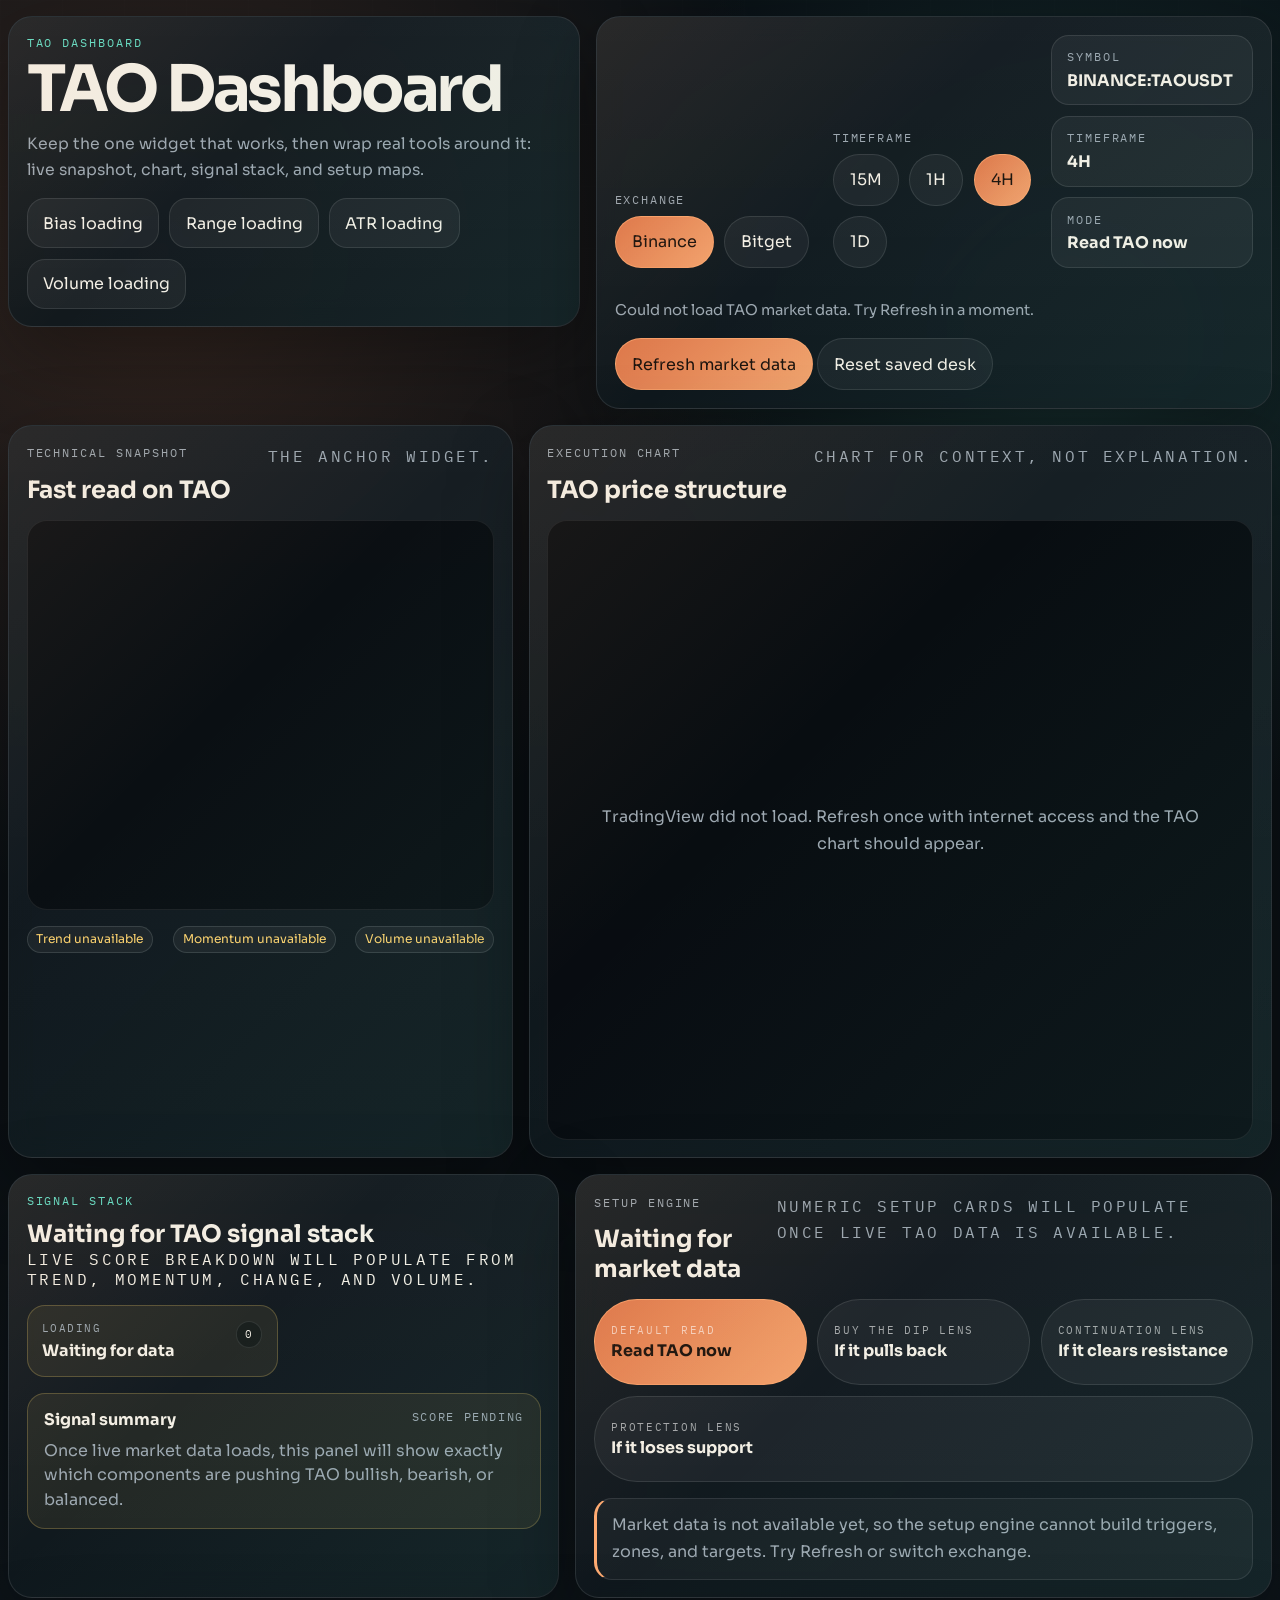
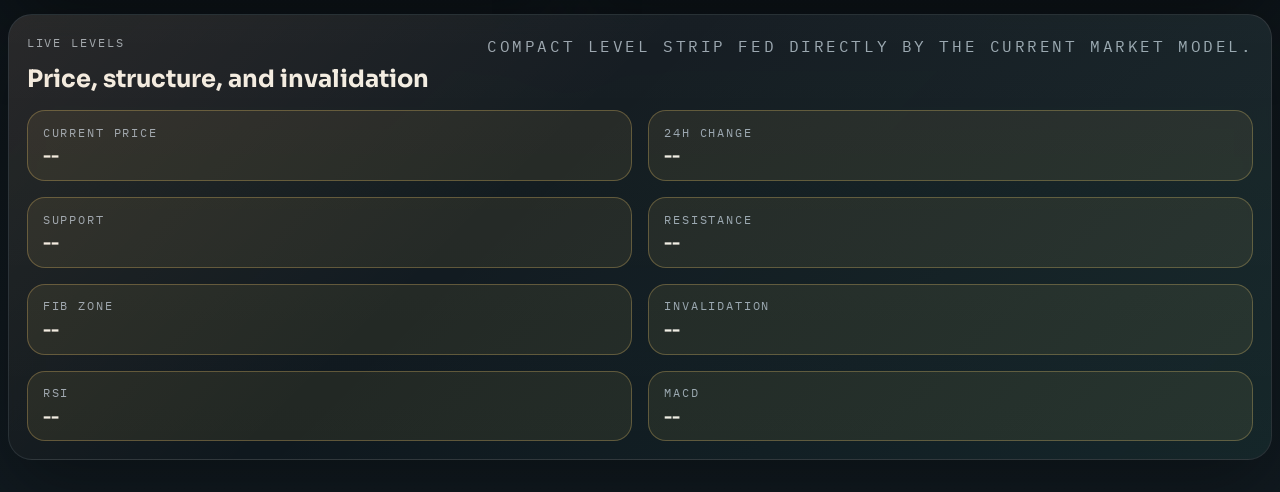
<file: tao-dashboard/index.html>
﻿<!DOCTYPE html>
<html lang="en">
<head>
<meta charset="UTF-8">
<meta name="viewport" content="width=device-width, initial-scale=1.0">
<title>TAO Dashboard</title>
<link rel="preconnect" href="https://fonts.googleapis.com">
<link rel="preconnect" href="https://fonts.gstatic.com" crossorigin>
<link href="https://fonts.googleapis.com/css2?family=IBM+Plex+Mono:wght@400;500;600&family=Sora:wght@400;600;700;800&display=swap" rel="stylesheet">
<script src="https://s3.tradingview.com/tv.js"></script>
<style>
:root{--bg:#0b1014;--panel:rgba(16,25,31,.9);--line:rgba(255,255,255,.11);--text:#f3efe5;--muted:#9da8b1;--accent:#ffab72;--accent2:#62dec6;--good:#8ae29c;--warn:#ffd36e;--bad:#ff7c72;--shadow:0 28px 80px rgba(0,0,0,.35);--r:24px}
*{box-sizing:border-box}body{margin:0;min-height:100vh;font-family:"Sora",sans-serif;color:var(--text);background:radial-gradient(circle at 12% 12%,rgba(255,139,82,.17),transparent 30%),radial-gradient(circle at 84% 16%,rgba(98,222,198,.16),transparent 24%),linear-gradient(180deg,#091015,#0b1014 52%,#111a20);overflow-x:hidden}body::before{content:"";position:fixed;inset:0;pointer-events:none;background:linear-gradient(rgba(255,255,255,.03) 1px,transparent 1px),linear-gradient(90deg,rgba(255,255,255,.03) 1px,transparent 1px);background-size:62px 62px;mask-image:linear-gradient(180deg,rgba(255,255,255,.28),transparent 88%)}main{width:min(1380px,calc(100vw - 1rem));margin:0 auto;padding:1rem 0 2rem}
.panel{background:linear-gradient(180deg,rgba(255,255,255,.03),transparent),var(--panel);border:1px solid var(--line);border-radius:var(--r);box-shadow:var(--shadow);backdrop-filter:blur(14px);position:relative;overflow:hidden}.panel::before{content:"";position:absolute;inset:0;background:linear-gradient(135deg,rgba(255,171,114,.08),transparent 40%,rgba(98,222,198,.07));pointer-events:none}
.hero,.controls,.top-grid,.desk-grid,.explain-grid,.metric-grid,.bubble-grid,.command-grid,.core-grid,.support-grid{display:grid;gap:1rem}.hero-card,.explainer,.control-card,.chart,.snapshot,.autopilot,.readout,.footer-row,.command-panel,.metrics-panel{padding:1.1rem}.eyebrow,.label,.mini,.metric span,.stat span,.mode-btn small{font-family:"IBM Plex Mono",monospace;text-transform:uppercase;letter-spacing:.16em}.eyebrow{margin:0 0 .7rem;font-size:.76rem;color:var(--accent2)}h1,h2,h3,p{margin:0}h1{font-size:clamp(2.6rem,5vw,4.6rem);line-height:.92;letter-spacing:-.05em;max-width:12ch}.lede{margin-top:.7rem;max-width:58ch;color:var(--muted);line-height:1.68;font-size:clamp(.98rem,1.2vw,1.08rem)}
.command-grid{grid-template-columns:minmax(0,1.1fr) minmax(520px,1.3fr);margin-bottom:1rem;align-items:start}.command-title{display:grid;gap:.9rem}.control-stack{display:grid;gap:.9rem}.chip-row,.segmented,.stat-row,.mode-row{display:flex;flex-wrap:wrap;gap:.65rem}.chip,.segmented button,.stat,.metric,.explain,.bubble,.mode-btn,.refresh-btn,.reset-btn{border:1px solid rgba(255,255,255,.1);background:rgba(255,255,255,.05);border-radius:18px}.chip,.stat,.metric,.explain,.bubble{padding:.85rem .95rem}.controls{grid-template-columns:repeat(3,minmax(0,1fr));align-items:end}.label{font-size:.72rem;color:var(--muted);margin-bottom:.55rem}.segmented button,.mode-btn,.refresh-btn,.reset-btn{padding:.9rem 1rem;color:var(--text);font:inherit;cursor:pointer;transition:.2s ease;border-radius:999px;background:rgba(255,255,255,.05)}.segmented button:hover,.mode-btn:hover,.refresh-btn:hover,.reset-btn:hover,.segmented button:focus-visible,.mode-btn:focus-visible,.refresh-btn:focus-visible,.reset-btn:focus-visible{transform:translateY(-1px);border-color:rgba(255,171,114,.42);outline:none}.segmented .active,.mode-btn.active,.refresh-btn{background:linear-gradient(135deg,rgba(255,135,82,.86),rgba(255,171,114,.95));color:#1d140e;border-color:rgba(255,171,114,.65)}
.stat-row{margin-top:0}.stat{flex:1 1 120px}.stat span,.metric span{display:block;font-size:.72rem;color:var(--muted);margin-bottom:.35rem}.core-grid{grid-template-columns:minmax(360px,.95fr) minmax(0,1.4fr);margin-bottom:1rem}.support-grid{grid-template-columns:minmax(320px,.95fr) minmax(0,1.2fr);margin-bottom:1rem}.head{display:flex;justify-content:space-between;gap:1rem;align-items:start;margin-bottom:.95rem}.head p,.bubble p,.explain p,.footer-note,.status-line{color:var(--muted);line-height:1.65}.chart-mount{height:620px;border-radius:20px;overflow:hidden;border:1px solid rgba(255,255,255,.08);background:rgba(8,13,17,.92)}#chart-widget{height:620px}#tech-widget{height:390px;border-radius:20px;overflow:hidden;border:1px solid rgba(255,255,255,.08);background:rgba(8,13,17,.76)}.fallback{height:100%;display:grid;place-items:center;padding:2rem;color:var(--muted);text-align:center;line-height:1.7}
.explain-grid{grid-template-columns:repeat(2,minmax(0,1fr));margin-top:1rem}.explain strong{display:block;margin-bottom:.3rem}.desk-grid{grid-template-columns:minmax(320px,.95fr) minmax(0,1.2fr)}.mode-row{margin-top:.3rem}.mode-btn{display:flex;flex-direction:column;gap:.2rem;align-items:flex-start;justify-content:center;min-height:86px;flex:1 1 210px;text-align:left}.mode-btn small{font-size:.68rem;color:rgba(255,255,255,.6)}.meta-row{display:flex;justify-content:space-between;gap:1rem;align-items:center;flex-wrap:wrap;margin-top:1rem}.status-line{font-size:.92rem}.metric-grid{grid-template-columns:repeat(2,minmax(0,1fr));margin-top:1rem}.metric strong{display:block}.metric.good{border-color:rgba(138,226,156,.28);background:rgba(138,226,156,.08)}.metric.warn{border-color:rgba(255,211,110,.28);background:rgba(255,211,110,.08)}.metric.bad{border-color:rgba(255,124,114,.28);background:rgba(255,124,114,.08)}.bubble-grid{margin-top:1rem}.bubble{background:rgba(255,255,255,.04)}.bubble--desk{border-left:3px solid var(--accent)}.bubble--market{border-left:3px solid var(--accent2)}.signal-grid{display:grid;grid-template-columns:repeat(2,minmax(0,1fr));gap:.75rem;margin-top:1rem}.signal-card{border:1px solid rgba(255,255,255,.1);background:rgba(255,255,255,.04);border-radius:18px;padding:.9rem}.signal-card.good{border-color:rgba(138,226,156,.26);background:rgba(138,226,156,.08)}.signal-card.warn{border-color:rgba(255,211,110,.24);background:rgba(255,211,110,.08)}.signal-card.bad{border-color:rgba(255,124,114,.24);background:rgba(255,124,114,.08)}.signal-card__top{display:flex;justify-content:space-between;gap:.75rem;align-items:flex-start}.signal-card__label,.signal-card__impact,.tool-card__eyebrow,.tool-level span,.tool-card__tag{font-family:"IBM Plex Mono",monospace;text-transform:uppercase;letter-spacing:.14em}.signal-card__label{font-size:.66rem;color:var(--muted);margin-bottom:.35rem}.signal-card__value{font-size:1rem;line-height:1.25}.signal-card__impact{font-size:.7rem;padding:.35rem .5rem;border-radius:999px;border:1px solid rgba(255,255,255,.1);background:rgba(8,13,17,.34);white-space:nowrap}.signal-summary{margin-top:1rem;padding:.95rem 1rem;border-radius:18px;border:1px solid rgba(255,255,255,.1);background:rgba(255,255,255,.04)}.signal-summary.good{border-color:rgba(138,226,156,.26);background:rgba(138,226,156,.08)}.signal-summary.warn{border-color:rgba(255,211,110,.24);background:rgba(255,211,110,.08)}.signal-summary.bad{border-color:rgba(255,124,114,.24);background:rgba(255,124,114,.08)}.signal-summary__top{display:flex;justify-content:space-between;gap:.8rem;align-items:flex-start;margin-bottom:.55rem}.signal-summary__score{font-family:"IBM Plex Mono",monospace;text-transform:uppercase;letter-spacing:.14em;font-size:.72rem;color:var(--muted)}.signal-summary p{color:var(--muted);line-height:1.55}.tool-grid{display:grid;gap:1rem;margin-top:1rem}.tool-grid--triple{grid-template-columns:repeat(3,minmax(0,1fr))}.tool-grid--double{grid-template-columns:repeat(2,minmax(0,1fr))}.tool-card{border:1px solid rgba(255,255,255,.1);background:rgba(255,255,255,.04);border-radius:18px;padding:1rem}.tool-card.good{border-color:rgba(138,226,156,.26);background:rgba(138,226,156,.08)}.tool-card.warn{border-color:rgba(255,211,110,.24);background:rgba(255,211,110,.08)}.tool-card.bad{border-color:rgba(255,124,114,.24);background:rgba(255,124,114,.08)}.tool-card__head{display:flex;justify-content:space-between;gap:.8rem;align-items:flex-start;margin-bottom:.85rem}.tool-card__eyebrow{font-size:.68rem;color:var(--muted);margin-bottom:.28rem}.tool-card__title{font-size:1rem;line-height:1.2}.tool-card__tag{font-size:.68rem;color:var(--text);padding:.35rem .55rem;border:1px solid rgba(255,255,255,.1);border-radius:999px;background:rgba(255,255,255,.05)}.tool-card__rows{display:grid;grid-template-columns:repeat(2,minmax(0,1fr));gap:.7rem}.tool-level{padding:.75rem .8rem;border-radius:14px;border:1px solid rgba(255,255,255,.08);background:rgba(8,13,17,.34)}.tool-level span{display:block;font-size:.66rem;color:var(--muted);margin-bottom:.3rem}.tool-level strong{display:block;font-size:.95rem;line-height:1.25}.tool-note{margin-top:.85rem;color:var(--muted);line-height:1.6;font-size:.92rem}
.footer-row{display:flex;justify-content:space-between;gap:1rem;align-items:center;flex-wrap:wrap;margin-top:1rem}.footer-note{font-size:.86rem}.pill{display:inline-flex;align-items:center;gap:.45rem;padding:.28rem .55rem;border-radius:999px;font-size:.76rem;border:1px solid rgba(255,255,255,.12);background:rgba(255,255,255,.05)}.pill.good{color:var(--good)}.pill.warn{color:var(--warn)}.pill.bad{color:var(--bad)}
@media (max-width:1150px){.command-grid,.controls,.core-grid,.support-grid,.explain-grid,.metric-grid,.signal-grid,.tool-grid--triple,.tool-grid--double{grid-template-columns:1fr}.chart-mount,#chart-widget{height:520px}#tech-widget{height:340px}}@media (max-width:720px){main{width:min(100vw - .8rem,100%);padding:.5rem 0 1.5rem}.hero-card,.explainer,.control-card,.chart,.snapshot,.autopilot,.readout,.footer-row,.command-panel,.metrics-panel{padding:1rem}.chart-mount,#chart-widget{height:430px}.segmented button,.mode-btn,.refresh-btn,.reset-btn{width:100%}.tool-card__rows{grid-template-columns:1fr}}
</style>
</head>
<body>
<main>
  <section class="command-grid">
    <div class="panel command-panel command-title">
      <div>
        <p class="eyebrow">TAO dashboard</p>
        <h1>TAO Dashboard</h1>
        <p class="lede">Keep the one widget that works, then wrap real tools around it: live snapshot, chart, signal stack, and setup maps.</p>
      </div>
      <div class="chip-row">
        <div class="chip" id="heroChipBias">Bias loading</div>
        <div class="chip" id="heroChipRange">Range loading</div>
        <div class="chip" id="heroChipAtr">ATR loading</div>
        <div class="chip" id="heroChipVolume">Volume loading</div>
      </div>
    </div>

    <div class="panel control-card control-stack">
      <div class="controls">
        <div>
          <div class="label">Exchange</div>
          <div class="segmented">
            <button type="button" data-exchange="BINANCE" class="active">Binance</button>
            <button type="button" data-exchange="BITGET">Bitget</button>
          </div>
        </div>
        <div>
          <div class="label">Timeframe</div>
          <div class="segmented">
            <button type="button" data-interval="15">15M</button>
            <button type="button" data-interval="60">1H</button>
            <button type="button" data-interval="240" class="active">4H</button>
            <button type="button" data-interval="D">1D</button>
          </div>
        </div>
        <div class="stat-row">
          <div class="stat"><span>Symbol</span><strong id="heroSymbol">BINANCE:TAOUSDT</strong></div>
          <div class="stat"><span>Timeframe</span><strong id="heroFrame">4H</strong></div>
          <div class="stat"><span>Mode</span><strong id="heroMode">Read TAO now</strong></div>
        </div>
      </div>
      <div class="meta-row">
        <div class="status-line" id="statusLine">Loading market data...</div>
        <div>
          <button type="button" class="refresh-btn" id="refreshBtn">Refresh market data</button>
          <button type="button" class="reset-btn" id="resetBtn">Reset saved desk</button>
        </div>
      </div>
    </div>
  </section>

  <section class="core-grid">
    <aside class="panel snapshot">
      <div class="head">
        <div>
          <p class="eyebrow">Technical Snapshot</p>
          <h2>Fast read on TAO</h2>
        </div>
        <p class="mini">The anchor widget.</p>
      </div>
      <div id="tech-widget"><div class="fallback">Loading technical summary...</div></div>
      <div class="meta-row">
        <span class="pill good" id="trendPill">Trend loading</span>
        <span class="pill warn" id="momentumPill">Momentum loading</span>
        <span class="pill bad" id="volumePill">Volume loading</span>
      </div>
    </aside>

    <article class="panel chart">
      <div class="head">
        <div>
          <p class="eyebrow">Execution Chart</p>
          <h2>TAO price structure</h2>
        </div>
        <p class="mini">Chart for context, not explanation.</p>
      </div>
      <div class="chart-mount" id="chartMount"><div class="fallback">Loading TAO chart...</div></div>
    </article>
  </section>

  <section class="support-grid">
    <aside class="panel explainer">
      <p class="eyebrow">Signal Stack</p>
      <h2 id="signalTitle">Waiting for TAO signal stack</h2>
      <p class="mini" id="signalMeta">Live score breakdown will populate from trend, momentum, change, and volume.</p>
      <div class="signal-grid" id="signalGrid">
        <div class="signal-card warn">
          <div class="signal-card__top">
            <div>
              <div class="signal-card__label">Loading</div>
              <strong class="signal-card__value">Waiting for data</strong>
            </div>
            <div class="signal-card__impact">0</div>
          </div>
        </div>
      </div>
      <div class="signal-summary warn" id="signalSummary">
        <div class="signal-summary__top">
          <strong>Signal summary</strong>
          <span class="signal-summary__score">Score pending</span>
        </div>
        <p>Once live market data loads, this panel will show exactly which components are pushing TAO bullish, bearish, or balanced.</p>
      </div>
    </aside>

    <article class="panel readout">
      <div class="head">
        <div>
          <p class="eyebrow">Setup Engine</p>
          <h2 id="readoutTitle">Waiting for market data</h2>
        </div>
        <p class="mini" id="readoutMeta">Numeric setup cards will populate from live TAO structure.</p>
      </div>
      <div class="mode-row" id="modeRow">
        <button type="button" class="mode-btn active" data-mode="quick"><small>default read</small><strong>Read TAO now</strong></button>
        <button type="button" class="mode-btn" data-mode="pullback"><small>buy the dip lens</small><strong id="pullbackLabel">If it pulls back</strong></button>
        <button type="button" class="mode-btn" data-mode="breakout"><small>continuation lens</small><strong id="breakoutLabel">If it clears resistance</strong></button>
        <button type="button" class="mode-btn" data-mode="risk"><small>protection lens</small><strong id="riskLabel">If it loses support</strong></button>
      </div>
      <div class="bubble-grid" id="bubbleGrid" aria-live="polite">
        <div class="bubble bubble--desk"><p>Waiting for live TAO data before calculating numeric setup cards.</p></div>
      </div>
    </article>
  </section>

  <section class="panel metrics-panel">
    <div class="head">
      <div>
        <p class="eyebrow">Live Levels</p>
        <h2>Price, structure, and invalidation</h2>
      </div>
      <p class="mini">Compact level strip fed directly by the current market model.</p>
    </div>
    <div class="metric-grid" id="metricGrid">
      <div class="metric"><span>Current price</span><strong>--</strong></div>
      <div class="metric"><span>24h change</span><strong>--</strong></div>
      <div class="metric"><span>Support</span><strong>--</strong></div>
      <div class="metric"><span>Resistance</span><strong>--</strong></div>
      <div class="metric"><span>Fib zone</span><strong>--</strong></div>
      <div class="metric"><span>Invalidation</span><strong>--</strong></div>
      <div class="metric"><span>RSI</span><strong>--</strong></div>
      <div class="metric"><span>MACD</span><strong>--</strong></div>
    </div>
  </section>
</main>

<script>
const KEY="tao-desk-v3";
const frames={
  "15":{label:"15M",technical:"15m",binance:"15m",bitget:"15min"},
  "60":{label:"1H",technical:"1h",binance:"1h",bitget:"1h"},
  "240":{label:"4H",technical:"4h",binance:"4h",bitget:"4h"},
  "D":{label:"1D",technical:"1d",binance:"1d",bitget:"1day"}
};
const defaults={exchange:"BINANCE",interval:"240",mode:"quick"};
const state=loadState();
let market=null;

function loadState(){
  try{
    const raw=localStorage.getItem(KEY);
    if(!raw)return {...defaults};
    const parsed=JSON.parse(raw);
    return {
      exchange:parsed.exchange||defaults.exchange,
      interval:parsed.interval||defaults.interval,
      mode:parsed.mode||defaults.mode
    };
  }catch{
    return {...defaults};
  }
}

function saveState(){
  try{localStorage.setItem(KEY,JSON.stringify(state));}catch{}
}

function num(value,digits=2){
  return new Intl.NumberFormat("en-US",{maximumFractionDigits:digits}).format(value);
}

function money(value){
  return "$"+num(value,2);
}

function symbol(){
  return state.exchange+":TAOUSDT";
}

function getModeTitle(){
  if(state.mode==="pullback")return "Pullback map";
  if(state.mode==="breakout")return "Breakout watch";
  if(state.mode==="risk")return "Risk check";
  return "Read TAO now";
}

function syncHeader(){
  document.querySelectorAll("[data-exchange]").forEach((button)=>{
    button.classList.toggle("active",button.dataset.exchange===state.exchange);
  });
  document.querySelectorAll("[data-interval]").forEach((button)=>{
    button.classList.toggle("active",button.dataset.interval===state.interval);
  });
  document.querySelectorAll("[data-mode]").forEach((button)=>{
    button.classList.toggle("active",button.dataset.mode===state.mode);
  });
  document.getElementById("heroSymbol").textContent=symbol();
  document.getElementById("heroFrame").textContent=frames[state.interval].label;
  document.getElementById("heroMode").textContent=getModeTitle();
}

function renderChart(){
  const mount=document.getElementById("chartMount");
  if(typeof TradingView==="undefined"||typeof TradingView.widget!=="function"){
    mount.innerHTML='<div class="fallback">TradingView did not load. Refresh once with internet access and the TAO chart should appear.</div>';
    return;
  }
  mount.innerHTML='<div id="chart-widget"></div>';
  new TradingView.widget({
    autosize:true,
    symbol:symbol(),
    interval:state.interval,
    timezone:"America/New_York",
    theme:"dark",
    style:"1",
    locale:"en",
    allow_symbol_change:false,
    enable_publishing:false,
    hide_legend:false,
    hide_side_toolbar:false,
    hide_top_toolbar:false,
    withdateranges:true,
    details:false,
    calendar:false,
    studies:["MAExp@tv-basicstudies","RSI@tv-basicstudies","MACD@tv-basicstudies","Volume@tv-basicstudies"],
    container_id:"chart-widget",
    support_host:"https://www.tradingview.com"
  });
}

function renderTech(){
  const host=document.getElementById("tech-widget");
  host.innerHTML='<div class="tradingview-widget-container" style="height:100%;width:100%"><div class="tradingview-widget-container__widget" style="height:100%;width:100%"></div></div>';
  const script=document.createElement("script");
  script.type="text/javascript";
  script.async=true;
  script.src="https://s3.tradingview.com/external-embedding/embed-widget-technical-analysis.js";
  script.text=JSON.stringify({
    interval:frames[state.interval].technical,
    width:"100%",
    height:"100%",
    isTransparent:true,
    symbol:symbol(),
    showIntervalTabs:true,
    displayMode:"single",
    locale:"en",
    colorTheme:"dark"
  });
  host.firstElementChild.appendChild(script);
}

async function fetchJson(url){
  const response=await fetch(url,{cache:"no-store"});
  if(!response.ok)throw new Error("HTTP "+response.status);
  return response.json();
}

function setStatus(text){
  document.getElementById("statusLine").textContent=text;
}

function getAnalyticsConfig(){
  if(state.interval==="15")return {days:1,bucketMs:15*60*1000};
  if(state.interval==="60")return {days:7,bucketMs:60*60*1000};
  if(state.interval==="D")return {days:120,bucketMs:24*60*60*1000};
  return {days:14,bucketMs:4*60*60*1000};
}

function buildCandlesFromSeries(series,bucketMs){
  const buckets=new Map();
  series.forEach((point)=>{
    const bucketTime=Math.floor(point.time/bucketMs)*bucketMs;
    const bucket=buckets.get(bucketTime);
    if(!bucket){
      buckets.set(bucketTime,{
        time:bucketTime,
        open:point.price,
        high:point.price,
        low:point.price,
        close:point.price,
        volumeTotal:point.volume,
        volumePoints:1
      });
      return;
    }
    bucket.high=Math.max(bucket.high,point.price);
    bucket.low=Math.min(bucket.low,point.price);
    bucket.close=point.price;
    bucket.volumeTotal+=point.volume;
    bucket.volumePoints+=1;
  });
  return [...buckets.values()]
    .sort((a,b)=>a.time-b.time)
    .map((bucket)=>({
      time:bucket.time,
      open:bucket.open,
      high:bucket.high,
      low:bucket.low,
      close:bucket.close,
      volume:bucket.volumePoints?bucket.volumeTotal/bucket.volumePoints:0
    }));
}

function calc24hChange(series){
  if(series.length<2)return 0;
  const latest=series.at(-1);
  const targetTime=latest.time-(24*60*60*1000);
  let prior=series[0];
  for(const point of series){
    if(point.time<=targetTime)prior=point;
    if(point.time>targetTime)break;
  }
  if(!prior||!Number.isFinite(prior.price)||prior.price===0)return 0;
  return ((latest.price-prior.price)/prior.price)*100;
}

async function loadMarketData(){
  setStatus("Loading TAO market data...");
  try{
    const analytics=getAnalyticsConfig();
    const chartData=await fetchJson("https://api.coingecko.com/api/v3/coins/bittensor/market_chart?vs_currency=usd&days="+analytics.days);
    const priceSeries=(chartData.prices||[])
      .map((row,index)=>({
        time:Number(row[0]),
        price:Number(row[1]),
        volume:Number((chartData.total_volumes?.[index]||[])[1]||0)
      }))
      .filter((point)=>Number.isFinite(point.time)&&Number.isFinite(point.price));
    const candles=buildCandlesFromSeries(priceSeries,analytics.bucketMs);
    if(!candles.length)throw new Error("No TAO candles returned");
    market=buildMarketModel({
      exchange:"COINGECKO",
      price:priceSeries.at(-1)?.price||candles.at(-1)?.close||0,
      change24h:calc24hChange(priceSeries),
      candles
    });

    market.fetchedAt=Date.now();
    renderMarketSummary();
    renderReadout();
  }catch{
    market=null;
    setStatus("Could not load TAO market data. Try Refresh in a moment.");
    renderMarketSummary();
    renderReadout();
  }
}

function ema(values,period){
  const multiplier=2/(period+1);
  const result=[];
  let previous=values[0]||0;
  values.forEach((value,index)=>{
    if(index===0)previous=value;
    else previous=(value*multiplier)+(previous*(1-multiplier));
    result.push(previous);
  });
  return result;
}

function rsi(values,period=14){
  if(values.length<period+1)return 50;
  let gains=0;
  let losses=0;
  for(let i=1;i<=period;i+=1){
    const change=values[i]-values[i-1];
    if(change>=0)gains+=change;
    else losses+=Math.abs(change);
  }
  let avgGain=gains/period;
  let avgLoss=losses/period;
  for(let i=period+1;i<values.length;i+=1){
    const change=values[i]-values[i-1];
    const gain=Math.max(change,0);
    const loss=Math.max(-change,0);
    avgGain=((avgGain*(period-1))+gain)/period;
    avgLoss=((avgLoss*(period-1))+loss)/period;
  }
  if(avgLoss===0)return 100;
  const rs=avgGain/avgLoss;
  return 100-(100/(1+rs));
}

function macd(values){
  const ema12=ema(values,12);
  const ema26=ema(values,26);
  const line=values.map((_,index)=>ema12[index]-ema26[index]);
  const signal=ema(line,9);
  const lastIndex=line.length-1;
  return {
    line:line[lastIndex],
    signal:signal[lastIndex],
    histogram:line[lastIndex]-signal[lastIndex]
  };
}

function atr(candles,period=14){
  if(candles.length<2)return 0;
  const ranges=candles.map((candle,index)=>{
    if(index===0)return candle.high-candle.low;
    const previousClose=candles[index-1].close;
    return Math.max(
      candle.high-candle.low,
      Math.abs(candle.high-previousClose),
      Math.abs(candle.low-previousClose)
    );
  });
  return ema(ranges,period).at(-1)||0;
}

function buildMarketModel(input){
  const candles=[...input.candles].sort((a,b)=>a.time-b.time);
  const closes=candles.map((c)=>c.close);
  const volumes=candles.map((c)=>c.volume);
  const price=input.price||closes.at(-1)||0;
  const ema20=ema(closes,20).at(-1)||price;
  const ema50=ema(closes,50).at(-1)||price;
  const rsi14=rsi(closes,14);
  const macdData=macd(closes);
  const atr14=atr(candles,14);
  const recentRangeCandles=candles.slice(-24);
  const swingCandles=candles.slice(-72);
  const support=Math.min(...recentRangeCandles.map((c)=>c.low));
  const resistance=Math.max(...recentRangeCandles.map((c)=>c.high));
  const swingLow=Math.min(...swingCandles.map((c)=>c.low));
  const swingHigh=Math.max(...swingCandles.map((c)=>c.high));
  const range=Math.max(resistance-support,0.0000001);
  const volumeAvg=volumes.slice(-20).reduce((sum,value)=>sum+value,0)/Math.max(1,volumes.slice(-20).length);
  const volumeRatio=(volumes.at(-1)||0)/(volumeAvg||1);
  let score=0;
  const signalStack=[];
  const pushSignal=(label,value,impact,tone)=>{
    score+=impact;
    signalStack.push({
      label,
      value,
      impact:(impact>0?"+":"")+num(impact,impact%1===0?0:1),
      tone
    });
  };
  pushSignal("Price vs EMA20",price>ema20?"Above fast trend":"Below fast trend",price>ema20?1:-1,price>ema20?"good":"bad");
  pushSignal("EMA stack",ema20>ema50?"Fast over slow":"Fast under slow",ema20>ema50?1:-1,ema20>ema50?"good":"bad");
  if(rsi14>=60)pushSignal("RSI",num(rsi14,1)+" constructive",1,"good");
  else if(rsi14<=45)pushSignal("RSI",num(rsi14,1)+" weak",-1,"bad");
  else pushSignal("RSI",num(rsi14,1)+" neutral",0,"warn");
  pushSignal("MACD",macdData.histogram>=0?"Histogram positive":"Histogram negative",macdData.histogram>=0?1:-1,macdData.histogram>=0?"good":"bad");
  if(input.change24h>0)pushSignal("24h change",num(input.change24h,2)+"%",0.5,"good");
  else if(input.change24h<0)pushSignal("24h change",num(input.change24h,2)+"%",-0.5,"bad");
  else pushSignal("24h change","0.00%",0,"warn");
  if(volumeRatio>1.15)pushSignal("Volume",num(volumeRatio,2)+"x average",0.5,"good");
  else if(volumeRatio<0.85)pushSignal("Volume",num(volumeRatio,2)+"x average",-0.5,"bad");
  else pushSignal("Volume",num(volumeRatio,2)+"x average",0,"warn");
  let bias="Balanced";
  if(score>=3)bias="Bullish";
  else if(score<=-3)bias="Bearish";
  const position=(price-support)/range;
  let structure="Range negotiation";
  if(bias==="Bullish"&&position>=0.82)structure="Pressing resistance";
  else if(bias==="Bullish"&&position<=0.45)structure="Pulling back in trend";
  else if(bias==="Bearish"&&position<=0.18)structure="Pressing support lower";
  else if(bias==="Bearish"&&position>=0.55)structure="Bouncing into supply";
  const swingRange=Math.max(swingHigh-swingLow,0.0000001);
  const fibTrend=bias==="Bearish"?"down":"up";
  const fibZone=fibTrend==="down"
    ? {low:swingLow+(swingRange*0.382),high:swingLow+(swingRange*0.618),label:"bounce zone"}
    : {low:swingHigh-(swingRange*0.618),high:swingHigh-(swingRange*0.382),label:"pullback zone"};
  const invalidation=bias==="Bearish"?resistance+(atr14*0.35):support-(atr14*0.35);
  const trendLabel=price>ema20&&ema20>ema50?"Bullish EMA stack":price<ema20&&ema20<ema50?"Bearish EMA stack":"Mixed EMA stack";
  const momentumLabel=rsi14>=70?"Hot momentum":rsi14>=60?"Constructive momentum":rsi14<=45?"Weak momentum":"Neutral momentum";
  const volumeLabel=volumeRatio>1.15?"Expanding volume":volumeRatio<0.85?"Weak volume":"Normal volume";
  const macdLabel=macdData.histogram>=0?"Bullish MACD":"Bearish MACD";
  return {exchange:input.exchange,price,change24h:input.change24h,ema20,ema50,rsi14,macd:macdData,atr14,support,resistance,fibZone,invalidation,bias,structure,trendLabel,momentumLabel,volumeLabel,macdLabel,volumeRatio,score,signalStack,rangePosition:position};
}

function pickClass(type){
  if(type==="good")return "metric good";
  if(type==="bad")return "metric bad";
  return "metric warn";
}

function marketMetric(label,value,type="warn"){
  return '<div class="'+pickClass(type)+'"><span>'+label+'</span><strong>'+value+'</strong></div>';
}

function percentMove(from,to){
  if(!Number.isFinite(from)||!Number.isFinite(to)||from===0)return "--";
  return num(((to-from)/from)*100,2)+"%";
}

function riskReward(entry,stop,target){
  const risk=Math.abs(entry-stop);
  const reward=Math.abs(target-entry);
  if(!Number.isFinite(risk)||!Number.isFinite(reward)||risk<=0||reward<=0)return "--";
  return num(reward/risk,2)+"R";
}

function averageLevel(low,high){
  return (low+high)/2;
}

function toneFromBias(bias){
  if(bias==="Bullish")return "good";
  if(bias==="Bearish")return "bad";
  return "warn";
}

function toolLevel(label,value){
  return '<div class="tool-level"><span>'+label+'</span><strong>'+value+'</strong></div>';
}

function toolCard(card){
  return '<article class="tool-card '+card.tone+'">'+
    '<div class="tool-card__head">'+
      '<div><div class="tool-card__eyebrow">'+card.eyebrow+'</div><h3 class="tool-card__title">'+card.title+'</h3></div>'+
      '<div class="tool-card__tag">'+card.tag+'</div>'+
    '</div>'+
    '<div class="tool-card__rows">'+card.rows.map((row)=>toolLevel(row.label,row.value)).join("")+'</div>'+
    '<p class="tool-note">'+card.note+'</p>'+
  '</article>';
}

function signalCard(signal){
  return '<div class="signal-card '+signal.tone+'">'+
    '<div class="signal-card__top">'+
      '<div><div class="signal-card__label">'+signal.label+'</div><strong class="signal-card__value">'+signal.value+'</strong></div>'+
      '<div class="signal-card__impact">'+signal.impact+'</div>'+
    '</div>'+
  '</div>';
}

function getToolCards(){
  const fibMid=averageLevel(market.fibZone.low,market.fibZone.high);
  const range=Math.max(market.resistance-market.support,0.0000001);
  const breakoutTarget1=market.resistance+(range*0.618);
  const breakoutTarget2=market.resistance+range;
  const breakdownTarget1=market.support-(range*0.618);
  const breakdownTarget2=market.support-range;
  const breakoutStop=Math.max(market.support,market.resistance-(market.atr14*0.35));
  const biasTone=toneFromBias(market.bias);

  const regimeCard={
    tone:biasTone,
    eyebrow:"regime",
    title:market.bias+" "+frames[state.interval].label,
    tag:market.structure,
    rows:[
      {label:"Trend",value:market.trendLabel},
      {label:"Momentum",value:market.momentumLabel},
      {label:"RSI",value:num(market.rsi14,1)},
      {label:"MACD",value:market.macdLabel}
    ],
    note:"Snapshot agrees with the price map. Use this card to decide whether pullbacks, breakouts, or defense deserve attention."
  };

  const pullbackCard={
    tone:market.bias==="Bullish"?"good":market.bias==="Balanced"?"warn":"bad",
    eyebrow:"pullback",
    title:"Fib reaction map",
    tag:market.fibZone.label,
    rows:[
      {label:"Zone",value:money(market.fibZone.low)+" to "+money(market.fibZone.high)},
      {label:"Midpoint",value:money(fibMid)},
      {label:"Hold above",value:money(market.support)},
      {label:"Target",value:money(market.resistance)}
    ],
    note:"Mid-zone to resistance offers about "+riskReward(fibMid,market.invalidation,market.resistance)+" if support survives. Price is currently "+percentMove(market.price,fibMid)+" from the zone midpoint."
  };

  const breakoutCard={
    tone:market.bias==="Bullish"?"good":"warn",
    eyebrow:"breakout",
    title:"Continuation trigger",
    tag:"resistance",
    rows:[
      {label:"Clear",value:money(market.resistance)},
      {label:"Hold",value:money(breakoutStop)},
      {label:"Target 1",value:money(breakoutTarget1)},
      {label:"Target 2",value:money(breakoutTarget2)}
    ],
    note:"Breakout risk/reward is about "+riskReward(market.resistance,breakoutStop,breakoutTarget1)+" to the first extension. Current price sits "+percentMove(market.price,market.resistance)+" from the trigger."
  };

  const riskCard={
    tone:"bad",
    eyebrow:"risk",
    title:"Damage map",
    tag:"support",
    rows:[
      {label:"Lose",value:money(market.support)},
      {label:"Invalidation",value:money(market.invalidation)},
      {label:"Target 1",value:money(breakdownTarget1)},
      {label:"Target 2",value:money(breakdownTarget2)}
    ],
    note:"Once support breaks, the market can stretch toward the lower extensions fast. Use this card as the line-in-the-sand map, not as hope."
  };

  if(state.mode==="pullback"){
    return {
      title:"Pullback map for "+frames[state.interval].label,
      meta:"Use the fib zone, support, and invalidation as a live reaction tool.",
      gridClass:"tool-grid tool-grid--double",
      cards:[pullbackCard,regimeCard]
    };
  }

  if(state.mode==="breakout"){
    return {
      title:"Breakout map for "+frames[state.interval].label,
      meta:"Use resistance, breakout hold, and extensions as the live continuation tool.",
      gridClass:"tool-grid tool-grid--double",
      cards:[breakoutCard,regimeCard]
    };
  }

  if(state.mode==="risk"){
    return {
      title:"Risk map for "+frames[state.interval].label,
      meta:"Use support loss and invalidation as the live damage tool.",
      gridClass:"tool-grid tool-grid--double",
      cards:[riskCard,regimeCard]
    };
  }

  return {
    title:"TAO setup engine on "+frames[state.interval].label,
    meta:"Three live maps built from support, resistance, fibs, ATR, and bias.",
    gridClass:"tool-grid tool-grid--triple",
    cards:[regimeCard,pullbackCard,breakoutCard]
  };
}

function renderSignalStack(){
  const title=document.getElementById("signalTitle");
  const meta=document.getElementById("signalMeta");
  const grid=document.getElementById("signalGrid");
  const summary=document.getElementById("signalSummary");
  if(!market){
    title.textContent="Waiting for TAO signal stack";
    meta.textContent="Live score breakdown will populate from trend, momentum, change, and volume.";
    grid.innerHTML='<div class="signal-card warn"><div class="signal-card__top"><div><div class="signal-card__label">Loading</div><strong class="signal-card__value">Waiting for data</strong></div><div class="signal-card__impact">0</div></div></div>';
    summary.className="signal-summary warn";
    summary.innerHTML='<div class="signal-summary__top"><strong>Signal summary</strong><span class="signal-summary__score">Score pending</span></div><p>Once live market data loads, this panel will show exactly which components are pushing TAO bullish, bearish, or balanced.</p>';
    return;
  }
  const tone=toneFromBias(market.bias);
  title.textContent=market.bias+" signal stack";
  meta.textContent="Seven live inputs feed this score: price trend, EMA stack, RSI, MACD, 24h change, and volume.";
  grid.innerHTML=market.signalStack.map((signal)=>signalCard(signal)).join("");
  summary.className="signal-summary "+tone;
  summary.innerHTML=
    '<div class="signal-summary__top"><strong>'+market.structure+'</strong><span class="signal-summary__score">Net score '+num(market.score,market.score%1===0?0:1)+'</span></div>'+
    '<p>'+market.bias+' bias on the '+frames[state.interval].label+' chart. Thresholds flip at +3 for bullish and -3 for bearish, so this panel tells you exactly what is carrying the read.</p>';
}

function renderHeroFacts(){
  const biasChip=document.getElementById("heroChipBias");
  const rangeChip=document.getElementById("heroChipRange");
  const atrChip=document.getElementById("heroChipAtr");
  const volumeChip=document.getElementById("heroChipVolume");
  if(!market){
    biasChip.textContent="Bias loading";
    rangeChip.textContent="Range loading";
    atrChip.textContent="ATR loading";
    volumeChip.textContent="Volume loading";
    return;
  }
  biasChip.textContent=market.bias+" bias | score "+num(market.score,market.score%1===0?0:1);
  rangeChip.textContent="Range position | "+num(Math.max(0,Math.min(100,market.rangePosition*100)),0)+"%";
  atrChip.textContent="ATR14 | "+money(market.atr14);
  volumeChip.textContent="Volume | "+num(market.volumeRatio,2)+"x avg";
}

function renderMarketSummary(){
  const trendPill=document.getElementById("trendPill");
  const momentumPill=document.getElementById("momentumPill");
  const volumePill=document.getElementById("volumePill");
  const metricGrid=document.getElementById("metricGrid");
  if(!market){
    trendPill.textContent="Trend unavailable";
    trendPill.className="pill warn";
    momentumPill.textContent="Momentum unavailable";
    momentumPill.className="pill warn";
    volumePill.textContent="Volume unavailable";
    volumePill.className="pill warn";
    metricGrid.innerHTML=
      marketMetric("Current price","--")+
      marketMetric("24h change","--")+
      marketMetric("Support","--")+
      marketMetric("Resistance","--")+
      marketMetric("Fib zone","--")+
      marketMetric("Invalidation","--")+
      marketMetric("RSI","--")+
      marketMetric("MACD","--");
    document.getElementById("pullbackLabel").textContent="If it pulls back";
    document.getElementById("breakoutLabel").textContent="If it clears resistance";
    document.getElementById("riskLabel").textContent="If it loses support";
    document.getElementById("heroMode").textContent=getModeTitle();
    renderHeroFacts();
    renderSignalStack();
    return;
  }
  trendPill.textContent=market.trendLabel;
  trendPill.className="pill "+(market.bias==="Bullish"?"good":market.bias==="Bearish"?"bad":"warn");
  momentumPill.textContent=market.momentumLabel+" / "+market.macdLabel;
  momentumPill.className="pill "+(market.bias==="Bullish"?"good":market.bias==="Bearish"?"bad":"warn");
  volumePill.textContent=market.volumeLabel;
  volumePill.className="pill "+(market.volumeRatio>1.15?"good":market.volumeRatio<0.85?"bad":"warn");
  metricGrid.innerHTML=
    marketMetric("Current price",money(market.price),market.bias==="Bullish"?"good":market.bias==="Bearish"?"bad":"warn")+
    marketMetric("24h change",num(market.change24h,2)+"%",market.change24h>=0?"good":"bad")+
    marketMetric("Support",money(market.support),"warn")+
    marketMetric("Resistance",money(market.resistance),"warn")+
    marketMetric("Fib zone",money(market.fibZone.low)+" to "+money(market.fibZone.high),"warn")+
    marketMetric("Invalidation",money(market.invalidation),"bad")+
    marketMetric("RSI",num(market.rsi14,1),market.rsi14>=60?"good":market.rsi14<=45?"bad":"warn")+
    marketMetric("MACD",market.macd.histogram>=0?"Bullish":"Bearish",market.macd.histogram>=0?"good":"bad");
  document.getElementById("pullbackLabel").textContent="If it dips to "+money(market.fibZone.low)+" - "+money(market.fibZone.high);
  document.getElementById("breakoutLabel").textContent="If it clears "+money(market.resistance);
  document.getElementById("riskLabel").textContent="If it loses "+money(market.support);
  document.getElementById("heroMode").textContent=getModeTitle();
  renderHeroFacts();
  renderSignalStack();
  const time=new Date(market.fetchedAt).toLocaleTimeString([], {hour:"numeric",minute:"2-digit"});
  setStatus("Auto-filled from CoinGecko TAO spot on the "+frames[state.interval].label+" model. TradingView widgets still follow "+state.exchange+". Updated at "+time+".");
}

function renderReadout(){
  const title=document.getElementById("readoutTitle");
  const meta=document.getElementById("readoutMeta");
  const bubbleGrid=document.getElementById("bubbleGrid");
  if(!market){
    title.textContent="Waiting for market data";
    meta.textContent="Numeric setup cards will populate once live TAO data is available.";
    bubbleGrid.className="bubble-grid";
    bubbleGrid.innerHTML='<div class="bubble bubble--desk"><p>Market data is not available yet, so the setup engine cannot build triggers, zones, and targets. Try Refresh or switch exchange.</p></div>';
    return;
  }
  const tool=getToolCards();
  title.textContent=tool.title;
  meta.textContent=tool.meta;
  bubbleGrid.className=tool.gridClass;
  bubbleGrid.innerHTML=tool.cards.map((card)=>toolCard(card)).join("");
}

function bindToolbar(){
  document.querySelectorAll("[data-exchange]").forEach((button)=>{
    button.addEventListener("click",async ()=>{
      if(state.exchange===button.dataset.exchange)return;
      state.exchange=button.dataset.exchange;
      saveState();
      syncHeader();
      renderChart();
      renderTech();
      await loadMarketData();
    });
  });
  document.querySelectorAll("[data-interval]").forEach((button)=>{
    button.addEventListener("click",async ()=>{
      if(state.interval===button.dataset.interval)return;
      state.interval=button.dataset.interval;
      saveState();
      syncHeader();
      renderChart();
      renderTech();
      await loadMarketData();
    });
  });
  document.querySelectorAll("[data-mode]").forEach((button)=>{
    button.addEventListener("click",()=>{
      state.mode=button.dataset.mode;
      saveState();
      syncHeader();
      renderMarketSummary();
      renderReadout();
    });
  });
}

function bindButtons(){
  document.getElementById("refreshBtn").addEventListener("click",loadMarketData);
  document.getElementById("resetBtn").addEventListener("click",()=>{
    if(!window.confirm("Clear the saved TAO desk preferences?"))return;
    localStorage.removeItem(KEY);
    window.location.reload();
  });
}

window.addEventListener("load",async ()=>{
  syncHeader();
  bindToolbar();
  bindButtons();
  renderChart();
  renderTech();
  await loadMarketData();
});
</script>
</body>
</html>
</file>
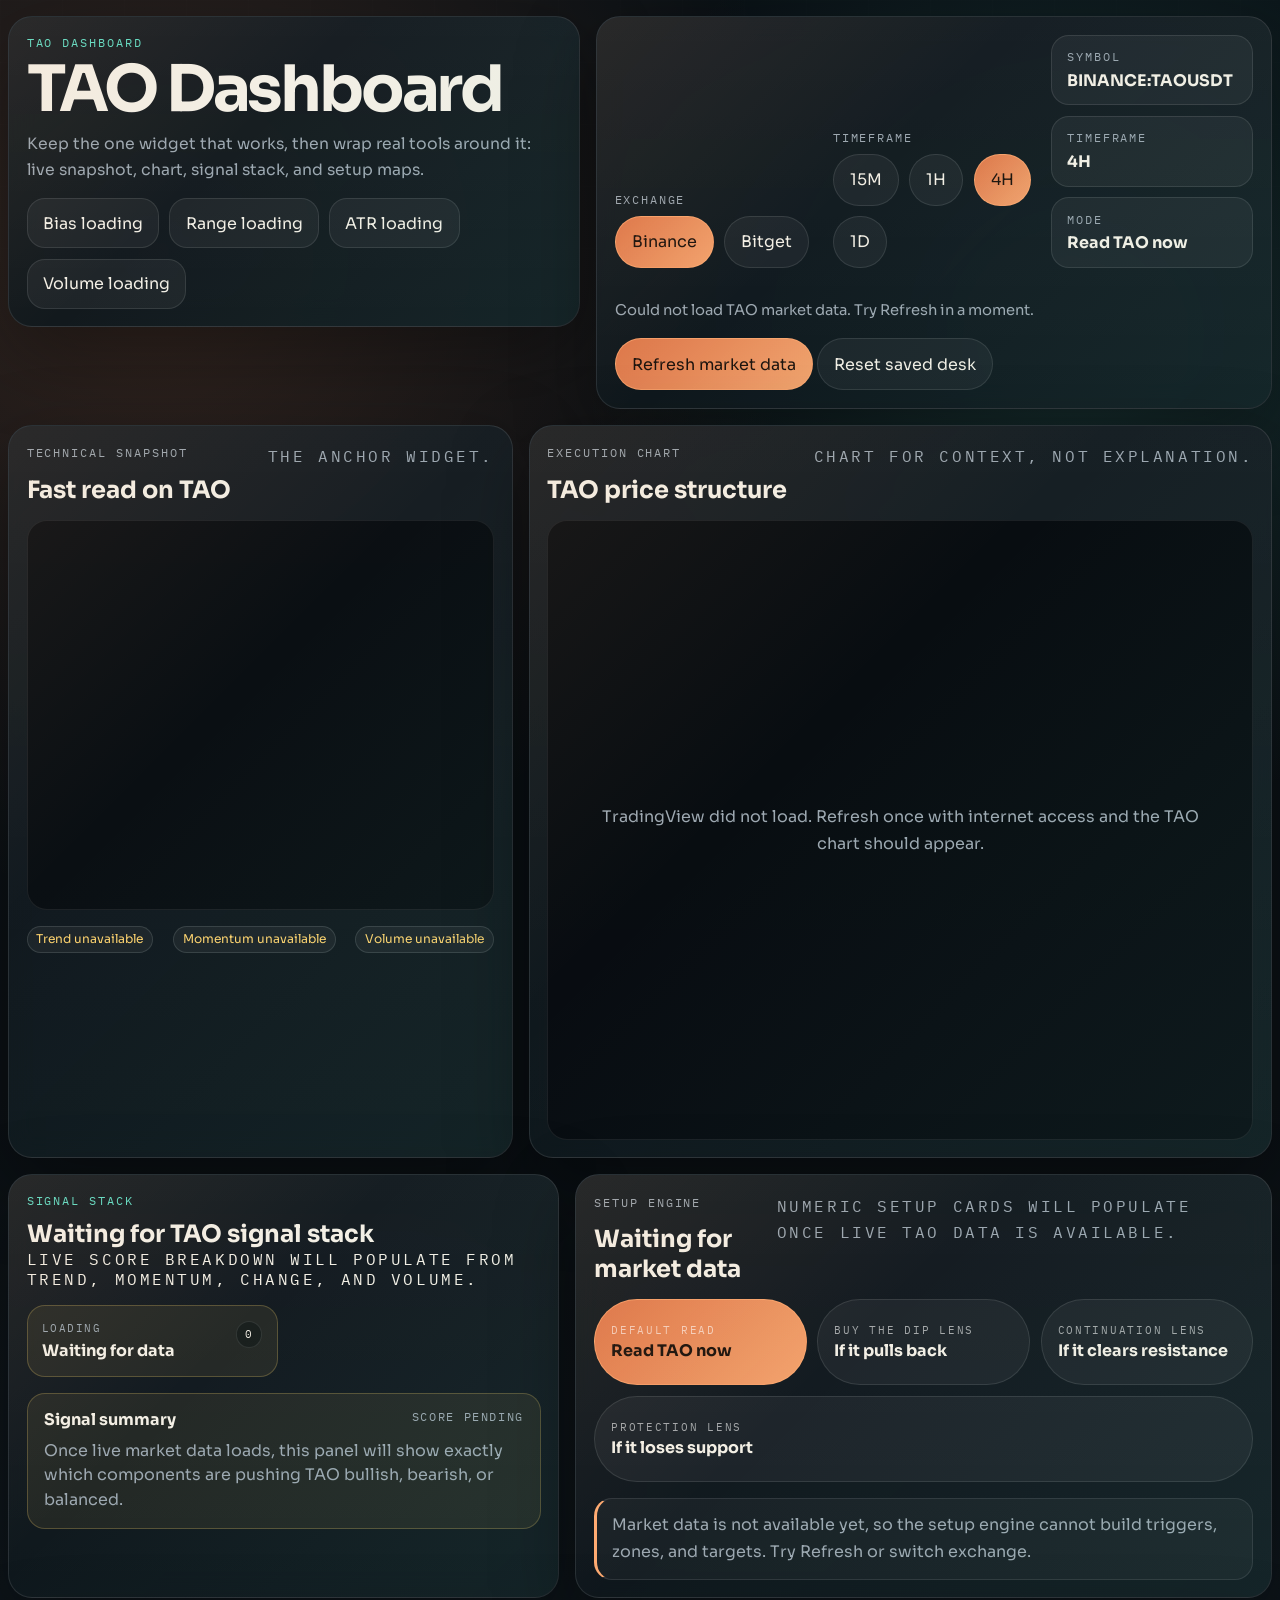
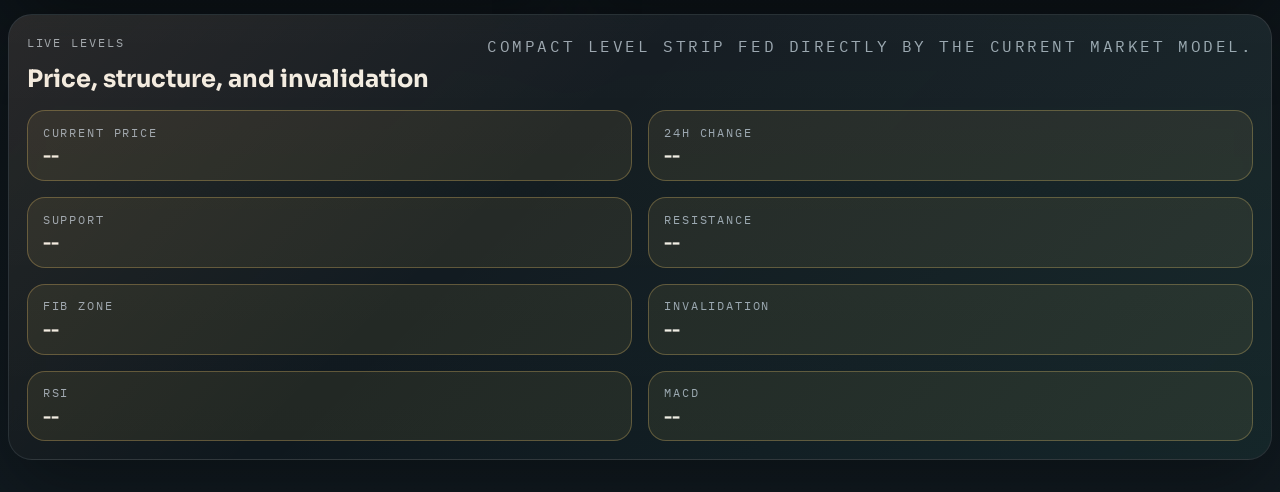
<file: tycoon-game/index.html>
<!DOCTYPE html>
<html lang="en">
<head>
  <meta charset="UTF-8">
  <meta http-equiv="refresh" content="0; url=/tao-dashboard/">
  <meta name="viewport" content="width=device-width, initial-scale=1.0">
  <title>Redirecting to TAO Dashboard</title>
  <script>
    window.location.replace("/tao-dashboard/");
  </script>
</head>
<body>
  <p>Redirecting to <a href="/tao-dashboard/">TAO Dashboard</a>...</p>
</body>
</html>
</file>
